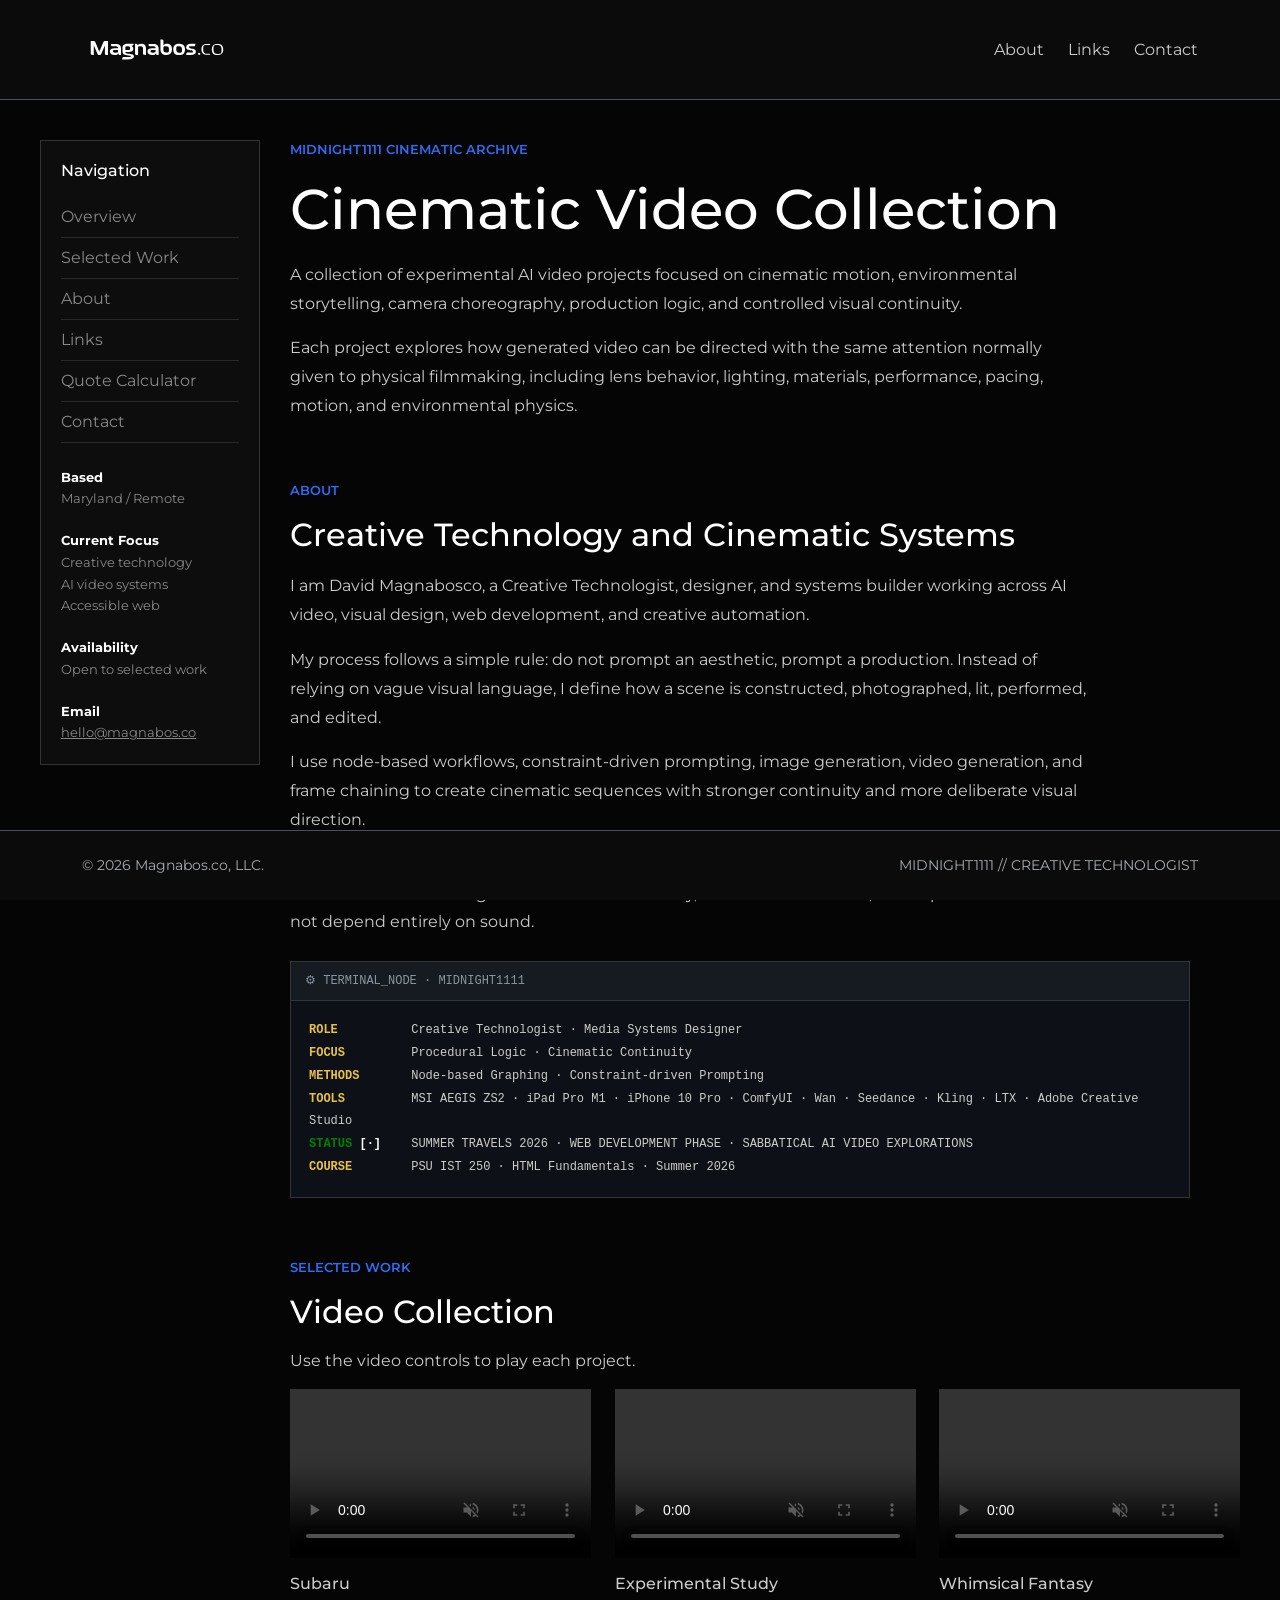
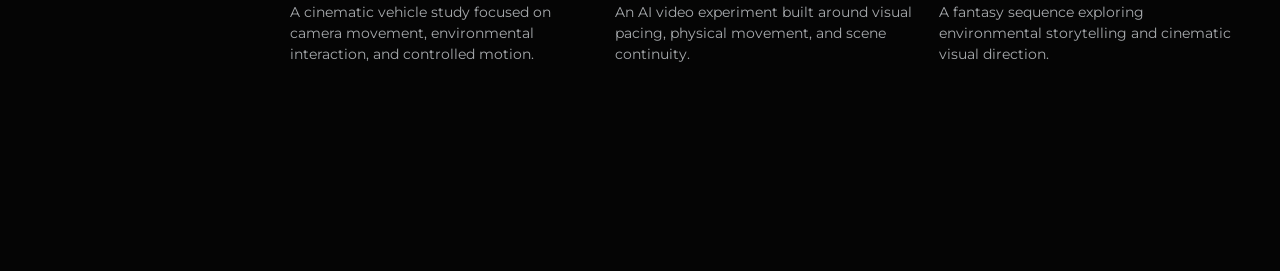
<file: index.html>
<!DOCTYPE html>
<html lang="en" data-bs-theme="dark">
<head>
 <meta charset="UTF-8">
 <meta name="viewport" content="width=device-width, initial-scale=1.0">

 <title>MIDNIGHT1111 Cinematic Video Archive</title>

 <meta
 name="description"
 content="A collection of experimental AI video projects, cinematic studies, and creative technology work by David Magnabosco.">

 <link
 rel="preconnect"
 href="https://fonts.googleapis.com">

 <link
 rel="preconnect"
 href="https://fonts.gstatic.com"
 crossorigin>

 <link
 href="https://fonts.googleapis.com/css2?family=Montserrat:wght@400;500;600&display=swap"
 rel="stylesheet">

 <link
 href="https://cdn.jsdelivr.net/npm/bootstrap@5.3.3/dist/css/bootstrap.min.css"
 rel="stylesheet">

 <link
 href="style.css"
 rel="stylesheet">
</head>

<body>

 <header class="border-bottom">

 <div
 class="container py-3 d-flex flex-wrap
 align-items-center justify-content-between gap-3">

 <a href="index.html">

 <img
 src="logo-ko.svg"
 alt="Magnabos.co Logo"
 width="150">

 </a>

 <nav aria-label="Main navigation">

 <div class="d-flex gap-4">

 <a href="#about">
 About
 </a>

 <a href="links.html">
 Links
 </a>

 <a href="contact.html">
 Contact
 </a>

 </div>

 </nav>

 </div>

 </header>

 <main id="main-content">

 <div
 class="page-layout"
 id="top">

 <aside aria-label="Page navigation">

 <h2>
 Navigation
 </h2>

 <nav>

 <a href="#top">
 Overview
 </a>

 <a href="#work">
 Selected Work
 </a>

 <a href="#about">
 About
 </a>

 <a href="links.html">
 Links
 </a>

 <a href="contact.html#calculator">
 Quote Calculator
 </a>

 <a href="contact.html">
 Contact
 </a>

 </nav>

 <div class="aside-details">

 <p>
 <strong>Based</strong><br>
 Maryland / Remote
 </p>

 <p>
 <strong>Current Focus</strong><br>
 Creative technology<br>
 AI video systems<br>
 Accessible web
 </p>

 <p>
 <strong>Availability</strong><br>
 Open to selected work
 </p>

 <p>
 <strong>Email</strong><br>

 <a href="mailto:hello@magnabos.co">
 hello@magnabos.co
 </a>

 </p>

 </div>

 </aside>

 <div>

 <section class="content-section box">

 <p class="label">
 MIDNIGHT1111 Cinematic Archive
 </p>

 <h1>
 Cinematic Video Collection
 </h1>

 <p class="intro">
 A collection of experimental AI video projects focused on cinematic motion, environmental storytelling, camera choreography, production logic, and controlled visual continuity.
 </p>

 <p class="intro">
 Each project explores how generated video can be directed with the same attention normally given to physical filmmaking, including lens behavior, lighting, materials, performance, pacing, motion, and environmental physics.
 </p>

 </section>

 <section
 class="content-section box"
 id="about">

 <p class="label">
 About
 </p>

 <h2>
 Creative Technology and Cinematic Systems
 </h2>

 <p class="intro">
 I am David Magnabosco, a Creative Technologist, designer, and systems builder working across AI video, visual design, web development, and creative automation.
 </p>

 <p class="intro">
 My process follows a simple rule: do not prompt an aesthetic, prompt a production. Instead of relying on vague visual language, I define how
a scene is constructed, photographed, lit, performed, and edited.
 </p>

 <p class="intro">
 I use node-based workflows, constraint-driven prompting, image generation, video generation, and frame chaining to create cinematic sequences with stronger continuity and more deliberate visual direction.
 </p>

 <p class="intro">
 Accessibility is part of the structure. As a Deaf creator, I approach storytelling, communication, and interaction with a strong awareness of visual clarity, readable information, and experiences that do not depend entirely on sound.
 </p>

 <div class="terminal">

 <div class="terminal-title">
 ⚙ TERMINAL_NODE · MIDNIGHT1111
 </div>

 <div class="terminal-content">

 <div>
 <strong>ROLE</strong>
 Creative Technologist · Media Systems Designer
 </div>

 <div>
 <strong>FOCUS</strong>
 Procedural Logic · Cinematic Continuity
 </div>

 <div>
 <strong>METHODS</strong>
 Node-based Graphing · Constraint-driven Prompting
 </div>

 <div>
 <strong>TOOLS</strong>
 MSI AEGIS ZS2 · iPad Pro M1 · iPhone 10 Pro · ComfyUI · Wan · Seedance · Kling · LTX · Adobe Creative Studio
 </div>

 <div>
<style>
 @keyframes blink-alt {
 0%, 100% { color: #ffffff; }
 50% { color: #22c55e; }
 }
 .blink-dot {
 animation: blink-alt 1s infinite;
 }
</style>

<strong style="color: green;">STATUS <span style="color: #ffffff;">[<span class="blink-dot">·</span>]</span></strong>
 SUMMER TRAVELS 2026 · WEB DEVELOPMENT PHASE · SABBATICAL AI VIDEO EXPLORATIONS
 </div>

 <div>
 <strong>COURSE</strong>
 PSU IST 250 · HTML Fundamentals · Summer 2026
 </div>

 </div>

 </div>

 </section>

 <section
 class="content-section box"
 id="work">

 <p class="label">
 Selected Work
 </p>

 <h2>
 Video Collection
 </h2>

 <p>
 Use the video controls to play each project.
 </p>

 <div class="row g-4">

 <article class="col-lg-4 col-md-6">

 <video
 controls
 muted
 playsinline
 preload="metadata">

 <source
 src="https://magnabos.co/assets/img/videos/subaru_2.mp4"
 type="video/mp4">

 Your browser does not support the video element.

 </video>

 <h3 class="h6 mt-3">
 Subaru
 </h3>

 <p class="small text-body-secondary">
 A cinematic vehicle study focused on camera
 movement, environmental interaction, and
 controlled motion.
 </p>

 </article>

 <article class="col-lg-4 col-md-6">

 <video
 controls
 muted
 playsinline
 preload="metadata">

 <source
 src="https://magnabos.co/assets/img/videos/blue_butterflies_sea.mp4"
 type="video/mp4">

 Your browser does not support the video element.

 </video>

 <h3 class="h6 mt-3">
 Experimental Study
 </h3>

 <p class="small text-body-secondary">
 An AI video experiment built around visual pacing, physical movement, and scene continuity.
 </p>

 </article>

 <article class="col-lg-4 col-md-6">

 <video
 controls
 muted
 playsinline
 preload="metadata">

 <source
 src="https://magnabos.co/assets/img/videos/Whimsical_fantasy.mp4"
 type="video/mp4">

 Your browser does not support the video element.

 </video>

 <h3 class="h6 mt-3">
 Whimsical Fantasy
 </h3>

 <p class="small text-body-secondary">
 A fantasy sequence exploring environmental storytelling and cinematic visual direction.
 </p>

 </article>

 </div>

 </section>

 </div>

 </div>

 </main>

 <footer class="border-top">

 <div
 class="container py-4 d-flex flex-wrap
 justify-content-between align-items-center gap-2">

 <p class="small text-body-secondary mb-0">
 &copy;
 <span id="year"></span>
 Magnabos.co, LLC.
 </p>

 <p class="small text-body-secondary mb-0">
 MIDNIGHT1111 // CREATIVE TECHNOLOGIST
 </p>

 </div>

 </footer>

 <script>
 document.getElementById("year").textContent =
 new Date().getFullYear();
 </script>

</body>
</html>
</file>
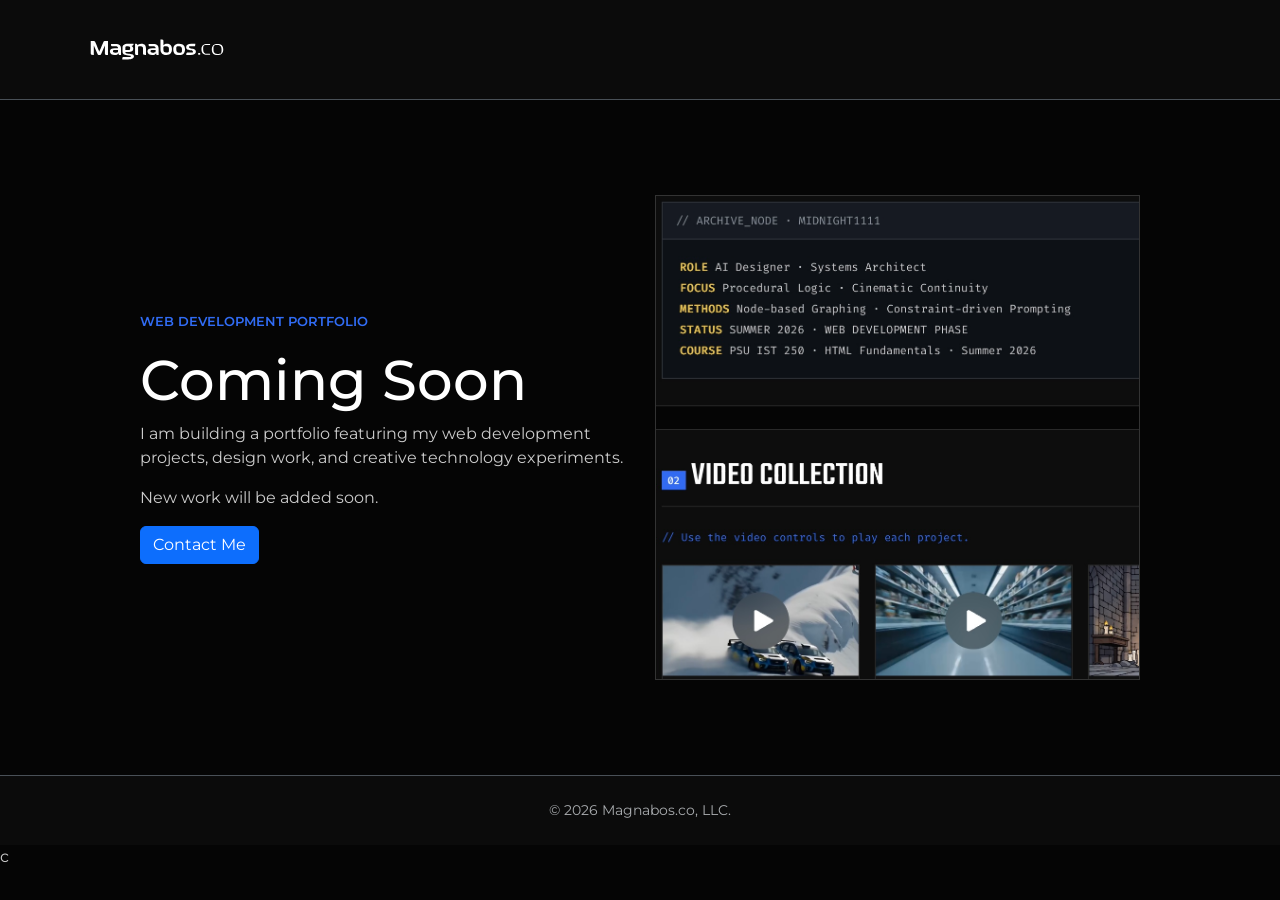
<file: coming_soon.html>
<!DOCTYPE html>
<html lang="en" data-bs-theme="dark">
<head>
 <meta charset="UTF-8">
 <meta name="viewport" content="width=device-width, initial-scale=1.0">

 <title>Portfolio Coming Soon</title>

 <meta
 name="description"
 content="David Magnabosco's web development portfolio is coming soon.">

 <link
 rel="preconnect"
 href="https://fonts.googleapis.com">

 <link
 rel="preconnect"
 href="https://fonts.gstatic.com"
 crossorigin>

 <link
 href="https://fonts.googleapis.com/css2?family=Montserrat:wght@400;500;600&display=swap"
 rel="stylesheet">

 <link
 href="https://cdn.jsdelivr.net/npm/bootstrap@5.3.3/dist/css/bootstrap.min.css"
 rel="stylesheet">

 <style>
 body {
 margin: 0;
 background: #050505;
 color: #cccccc;
 font-family: "Montserrat", sans-serif;
 }

 header,
 footer {
 background: #0b0b0b;
 }

 main {
 min-height: 75vh;
 display: flex;
 align-items: center;
 padding: 40px 20px;
 }

 .coming-soon {
 display: grid;
 grid-template-columns: 1fr 1fr;
 gap: 30px;
 align-items: center;
 max-width: 1000px;
 margin: auto;
 }

 .coming-soon img {
 width: 100%;
 border: 1px solid #333333;
 }

 h1 {
 color: white;
 font-size: 3.5rem;
 }

 .label {
 color: #316cf4;
 font-size: 0.8rem;
 font-weight: 600;
 text-transform: uppercase;
 }

 @media screen and (max-width: 700px) {
 .coming-soon {
 grid-template-columns: 1fr;
 }

 h1 {
 font-size: 2.5rem;
 }
 }
 </style>
</head>

<body>

 <header class="border-bottom">
 <div class="container py-3">
 <a href="index.html">
 <img
 src="logo-ko.svg"
 alt="Magnabos.co Logo"
 width="150">
 </a>
 </div>
 </header>

 <main>
 <div class="coming-soon">

 <div>
 <p class="label">
 Web Development Portfolio
 </p>

 <h1>
 Coming Soon
 </h1>

 <p>
 I am building a portfolio featuring my web
 development projects, design work, and creative
 technology experiments.
 </p>

 <p>
 New work will be added soon.
 </p>

 <a
 class="btn btn-primary"
 href="mailto:hello@magnabos.co">
 Contact Me
 </a>
 </div>

 <div>
 <img
 src="portfolio-preview.jpg"
 alt="Preview of upcoming web development portfolio">
 </div>

 </div>
 </main>

 <footer class="border-top">
 <div class="container py-4 text-center">
 <p class="small text-body-secondary mb-0">
 &copy;
 <span id="year"></span>
 Magnabos.co, LLC.
 </p>
 </div>
 </footer>

 <script>
 document.getElementById("year").textContent =
 new Date().getFullYear();
 </script>

</body>
</html>c
</file>
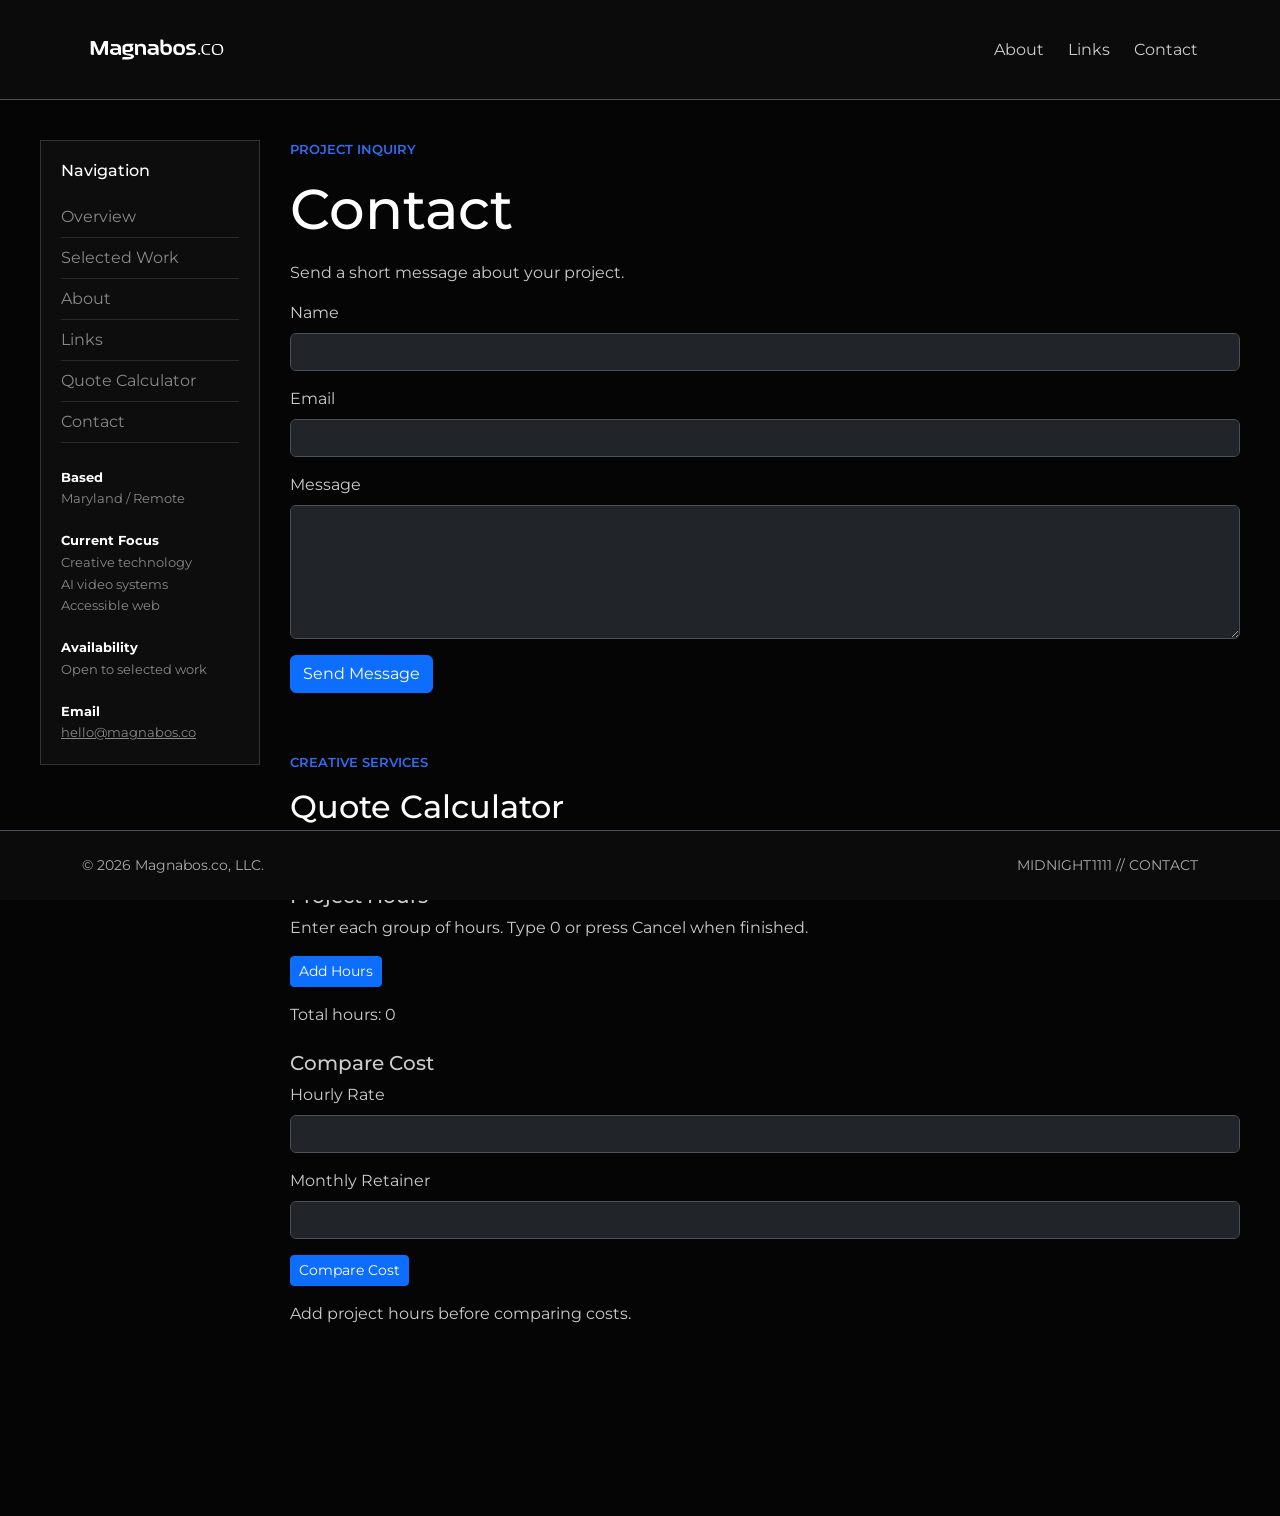
<file: contact.html>
<!DOCTYPE html>
<html lang="en" data-bs-theme="dark">
<head>
 <meta charset="UTF-8">
 <meta name="viewport" content="width=device-width, initial-scale=1.0">

 <title>MIDNIGHT1111 Contact</title>

 <meta
 name="description"
 content="Contact David Magnabosco and calculate a creative services project estimate.">

 <link
 rel="shortcut icon"
 href="assets/img/favicon.ico"
 type="image/x-icon">

 <link
 rel="preconnect"
 href="https://fonts.googleapis.com">

 <link
 rel="preconnect"
 href="https://fonts.gstatic.com"
 crossorigin>

 <link
 href="https://fonts.googleapis.com/css2?family=Montserrat:wght@400;500;600&display=swap"
 rel="stylesheet">

 <link
 href="https://cdn.jsdelivr.net/npm/bootstrap@5.3.3/dist/css/bootstrap.min.css"
 rel="stylesheet">

 <link
 href="style.css"
 rel="stylesheet">
</head>

<body>

 <header class="border-bottom">

 <div
 class="container py-3 d-flex flex-wrap
 align-items-center justify-content-between gap-3">

 <a href="index.html">

 <img
 src="logo-ko.svg"
 alt="Magnabos.co Logo"
 width="150">

 </a>

 <nav aria-label="Main navigation">

 <div class="d-flex gap-4">

 <a href="index.html#about">
 About
 </a>

 <a href="links.html">
 Links
 </a>

 <a href="contact.html">
 Contact
 </a>

 </div>

 </nav>

 </div>

 </header>

 <main id="main-content">

 <div
 class="page-layout"
 id="top">

 <aside aria-label="Page navigation">

 <h2>
 Navigation
 </h2>

 <nav>

 <a href="index.html#top">
 Overview
 </a>

 <a href="index.html#work">
 Selected Work
 </a>

 <a href="index.html#about">
 About
 </a>

 <a href="links.html">
 Links
 </a>

 <a href="contact.html#calculator">
 Quote Calculator
 </a>

 <a href="contact.html">
 Contact
 </a>

 </nav>

 <div class="aside-details">

 <p>
 <strong>Based</strong><br>
 Maryland / Remote
 </p>

 <p>
 <strong>Current Focus</strong><br>
 Creative technology<br>
 AI video systems<br>
 Accessible web
 </p>

 <p>
 <strong>Availability</strong><br>
 Open to selected work
 </p>

 <p>
 <strong>Email</strong><br>

 <a href="mailto:hello@magnabos.co">
 hello@magnabos.co
 </a>

 </p>

 </div>

 </aside>

 <div>

 <section
 class="content-section box"
 id="contact">

 <p class="label">
 Project Inquiry
 </p>

 <h1>
 Contact
 </h1>

 <p>
 Send a short message about your project.
 </p>

 <form id="contact-form">

 <div class="mb-3">

 <label
 class="form-label"
 for="name">
 Name
 </label>

 <input
 class="form-control"
 type="text"
 id="name"
 name="name"
 required>

 </div>

 <div class="mb-3">

 <label
 class="form-label"
 for="email">
 Email
 </label>

 <input
 class="form-control"
 type="email"
 id="email"
 name="email"
 required>

 </div>

 <div class="mb-3">

 <label
 class="form-label"
 for="message">
 Message
 </label>

 <textarea
 class="form-control"
 id="message"
 name="message"
 rows="5"
 required></textarea>

 </div>

 <button
 class="btn btn-primary"
 type="submit">
 Send Message
 </button>

 </form>

 <p
 class="alert alert-success mt-4 d-none"
 id="form-message">

 Thank you. Your message was submitted.

 </p>

 </section>

 <section
 class="content-section box"
 id="calculator">

 <p class="label">
 Creative Services
 </p>

 <h2>
 Quote Calculator
 </h2>

 <p>
 Add the estimated project hours, then compare
 the hourly project cost with a monthly retainer.
 </p>

 <div class="mb-4">

 <h3 class="h5">
 Project Hours
 </h3>

 <p>
 Enter each group of hours. Type 0 or press
 Cancel when finished.
 </p>

 <button
 class="btn btn-primary btn-sm"
 type="button"
 onclick="sumHours()">
 Add Hours
 </button>

 <p
 class="mt-3"
 id="hours-result">
 Total hours: 0
 </p>

 </div>

 <div>

 <h3 class="h5">
 Compare Cost
 </h3>

 <div class="mb-3">

 <label
 class="form-label"
 for="hourly-rate">
 Hourly Rate
 </label>

 <input
 class="form-control"
 type="number"
 id="hourly-rate"
 min="0">

 </div>

 <div class="mb-3">

 <label
 class="form-label"
 for="monthly-retainer">
 Monthly Retainer
 </label>

 <input
 class="form-control"
 type="number"
 id="monthly-retainer"
 min="0">

 </div>

 <button
 class="btn btn-primary btn-sm"
 type="button"
 onclick="calcQuote()">
 Compare Cost
 </button>

 <p
 class="mt-3"
 id="quote-result">
 Add project hours before comparing costs.
 </p>

 </div>

 </section>

 </div>

 </div>

 </main>

 <footer class="border-top">

 <div
 class="container py-4 d-flex flex-wrap
 justify-content-between align-items-center gap-2">

 <p class="small text-body-secondary mb-0">
 &copy;
 <span id="year"></span>
 Magnabos.co, LLC.
 </p>

 <p class="small text-body-secondary mb-0">
 MIDNIGHT1111 // CONTACT
 </p>

 </div>

 </footer>

<script src="contact.js"></script>

<script>
 document.getElementById("year").textContent =
 new Date().getFullYear();

 document.getElementById("contact-form").onsubmit =
 function(event) {
 event.preventDefault();

 document.getElementById("form-message")
 .classList.remove("d-none");
 };
</script>

</body>
</html>
</file>
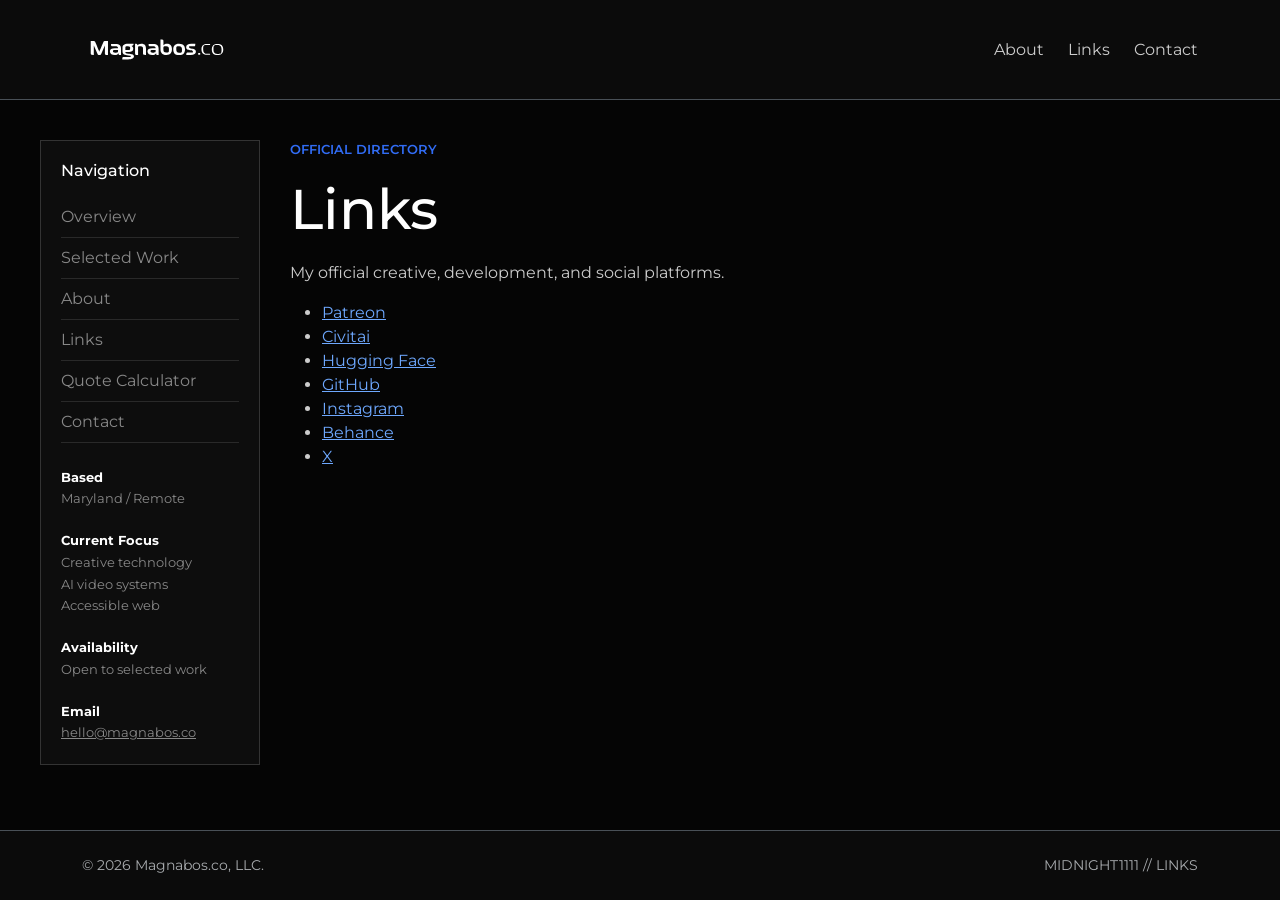
<file: links.html>
<!DOCTYPE html>
<html lang="en" data-bs-theme="dark">
<head>
 <meta charset="UTF-8">
 <meta name="viewport" content="width=device-width, initial-scale=1.0">

 <title>MIDNIGHT1111 Links</title>

 <meta
 name="description"
 content="Official links for David Magnabosco and MIDNIGHT1111.">

 <link
 rel="shortcut icon"
 href="assets/img/favicon.ico"
 type="image/x-icon">

 <link
 rel="preconnect"
 href="https://fonts.googleapis.com">

 <link
 rel="preconnect"
 href="https://fonts.gstatic.com"
 crossorigin>

 <link
 href="https://fonts.googleapis.com/css2?family=Montserrat:wght@400;500;600&display=swap"
 rel="stylesheet">

 <link
 href="https://cdn.jsdelivr.net/npm/bootstrap@5.3.3/dist/css/bootstrap.min.css"
 rel="stylesheet">

 <link
 href="style.css"
 rel="stylesheet">
</head>

<body>

 <header class="border-bottom">

 <div
 class="container py-3 d-flex flex-wrap
 align-items-center justify-content-between gap-3">

 <a href="index.html">

 <img
 src="logo-ko.svg"
 alt="Magnabos.co Logo"
 width="150">

 </a>

 <nav aria-label="Main navigation">

 <div class="d-flex gap-4">

 <a href="index.html#about">
 About
 </a>

 <a href="links.html">
 Links
 </a>

 <a href="contact.html">
 Contact
 </a>

 </div>

 </nav>

 </div>

 </header>

 <main id="main-content">

 <div
 class="page-layout"
 id="top">

 <aside aria-label="Page navigation">

 <h2>
 Navigation
 </h2>

 <nav>

 <a href="index.html#top">
 Overview
 </a>

 <a href="index.html#work">
 Selected Work
 </a>

 <a href="index.html#about">
 About
 </a>

 <a href="links.html">
 Links
 </a>

 <a href="contact.html#calculator">
 Quote Calculator
 </a>

 <a href="contact.html">
 Contact
 </a>

 </nav>

 <div class="aside-details">

 <p>
 <strong>Based</strong><br>
 Maryland / Remote
 </p>

 <p>
 <strong>Current Focus</strong><br>
 Creative technology<br>
 AI video systems<br>
 Accessible web
 </p>

 <p>
 <strong>Availability</strong><br>
 Open to selected work
 </p>

 <p>
 <strong>Email</strong><br>

 <a href="mailto:hello@magnabos.co">
 hello@magnabos.co
 </a>

 </p>

 </div>

 </aside>

 <div>

 <section
 class="content-section box"
 id="links">

 <p class="label">
 Official Directory
 </p>

 <h1>
 Links
 </h1>

 <p>
 My official creative, development, and
 social platforms.
 </p>

 <ul>

 <li>
 <a
 href="https://patreon.com/Midnight1111"
 target="_blank"
 rel="noopener noreferrer">
 Patreon
 </a>
 </li>

 <li>
 <a
 href="https://civitai.com/user/midnight1111"
 target="_blank"
 rel="noopener noreferrer">
 Civitai
 </a>
 </li>

 <li>
 <a
 href="https://huggingface.co/MidnightRunner"
 target="_blank"
 rel="noopener noreferrer">
 Hugging Face
 </a>
 </li>

 <li>
 <a
 href="https://github.com/1darkmatter"
 target="_blank"
 rel="noopener noreferrer">
 GitHub
 </a>
 </li>

 <li>
 <a
 href="https://www.instagram.com/magnabos.co"
 target="_blank"
 rel="noopener noreferrer">
 Instagram
 </a>
 </li>

 <li>
 <a
 href="https://www.behance.net/magnabosco"
 target="_blank"
 rel="noopener noreferrer">
 Behance
 </a>
 </li>

 <li>
 <a
 href="https://x.com/bavidm"
 target="_blank"
 rel="noopener noreferrer">
 X
 </a>
 </li>

 </ul>

 </section>

 </div>

 </div>

 </main>

 <footer class="border-top">

 <div
 class="container py-4 d-flex flex-wrap
 justify-content-between align-items-center gap-2">

 <p class="small text-body-secondary mb-0">
 &copy;
 <span id="year"></span>
 Magnabos.co, LLC.
 </p>

 <p class="small text-body-secondary mb-0">
 MIDNIGHT1111 // LINKS
 </p>

 </div>

 </footer>

 <script>
 document.getElementById("year").textContent =
 new Date().getFullYear();
 </script>

</body>
</html>
</file>
<file: style.css>
body {
 margin: 0;
 padding-bottom: 90px;
 background: #050505;
 color: #cccccc;
 font-family: "Montserrat", sans-serif;
}

header,
footer {
 background: #0b0b0b;
}

header a {
 color: #cccccc;
 text-decoration: none;
}

header a:hover,
aside a:hover {
 color: #316cf4;
}

header a:focus,
aside a:focus {
 outline: 2px solid #316cf4;
 outline-offset: 3px;
}

main {
 min-height: 75vh;
 padding: 40px 20px;
}

.page-layout {
 display: grid;
 grid-template-columns: 220px minmax(0, 1fr);
 gap: 30px;
 width: 100%;
 max-width: 1200px;
 margin: auto;
}

.page-layout > div {
 min-width: 0;
}

aside {
 height: fit-content;
 padding: 20px;
 background: #0d0d0d;
 border: 1px solid #333333;
}

aside h2 {
 margin: 0 0 16px;
 color: white;
 font-size: 1rem;
}

aside nav {
 display: flex;
 flex-direction: column;
 margin-bottom: 24px;
}

aside nav a {
 padding: 8px 0;
 color: #888888;
 border-bottom: 1px solid #292929;
 text-decoration: none;
}

.aside-details p {
 margin: 0 0 20px;
 color: #888888;
 font-size: 0.8rem;
 line-height: 1.7;
}

.aside-details p:last-child {
 margin-bottom: 0;
}

.aside-details strong {
 color: white;
}

.aside-details a {
 color: #888888;
 overflow-wrap: anywhere;
}

.content-section {
 margin-bottom: 60px;
}

h1,
h2,
h3 {
 color: white;
}

h1 {
 margin: 10px 0 18px;
 font-size: 3.5rem;
}

h2 {
 margin-bottom: 18px;
 font-size: 2rem;
}

.label {
 color: #316cf4;
 font-size: 0.8rem;
 font-weight: 600;
 text-transform: uppercase;
}

.intro {
 max-width: 800px;
 line-height: 1.8;
}

.terminal {
 max-width: 900px;
 margin-top: 24px;
 background: #0d1117;
 border: 1px solid #30363d;
 font-family: monospace;
 font-size: 0.75rem;
}

.terminal-title {
 padding: 10px 14px;
 color: #8b949e;
 background: #161b22;
 border-bottom: 1px solid #30363d;
}

.terminal-content {
 padding: 18px;
 line-height: 1.9;
 overflow-wrap: anywhere;
}

.terminal-content strong {
 display: inline-block;
 min-width: 95px;
 color: #e8c14a;
}

video {
 display: block;
 width: 100%;
 aspect-ratio: 16 / 9;
 object-fit: cover;
 background: black;
}

footer {
 position: fixed;
 right: 0;
 bottom: 0;
 left: 0;
 width: 100%;
}

@media screen and (max-width: 1000px) {
 .page-layout {
 grid-template-columns: 1fr;
 }

 aside nav {
 flex-direction: row;
 flex-wrap: wrap;
 gap: 0 18px;
 }

 aside nav a {
 border-bottom: 0;
 }
}

@media screen and (max-width: 700px) {
 body {
 padding-bottom: 110px;
 }

 main {
 padding: 30px 14px;
 }

 .page-layout {
 grid-template-columns: 1fr;
 gap: 24px;
 }

 h1 {
 font-size: 2.5rem;
 }

 header .container {
 flex-direction: column;
 align-items: flex-start !important;
 }

 .terminal-content strong {
 display: block;
 min-width: 0;
 }
}
</file>
